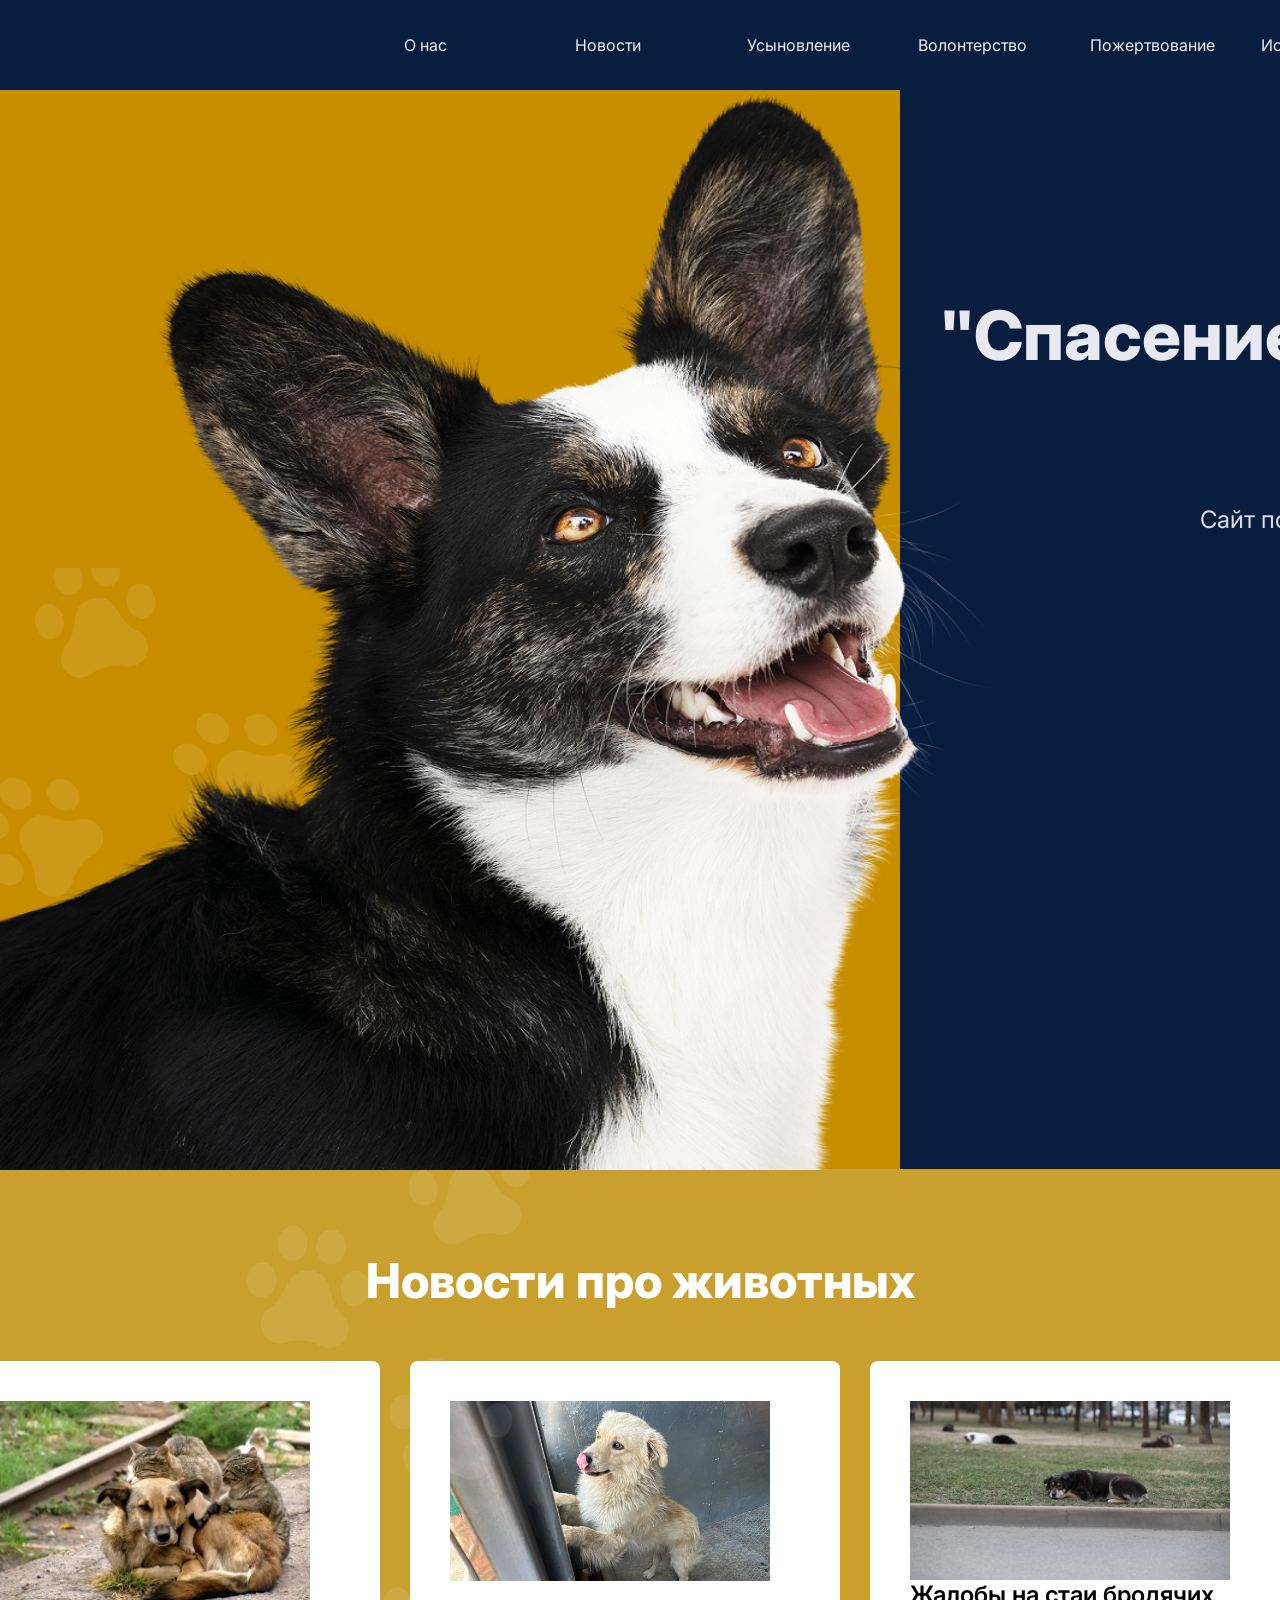
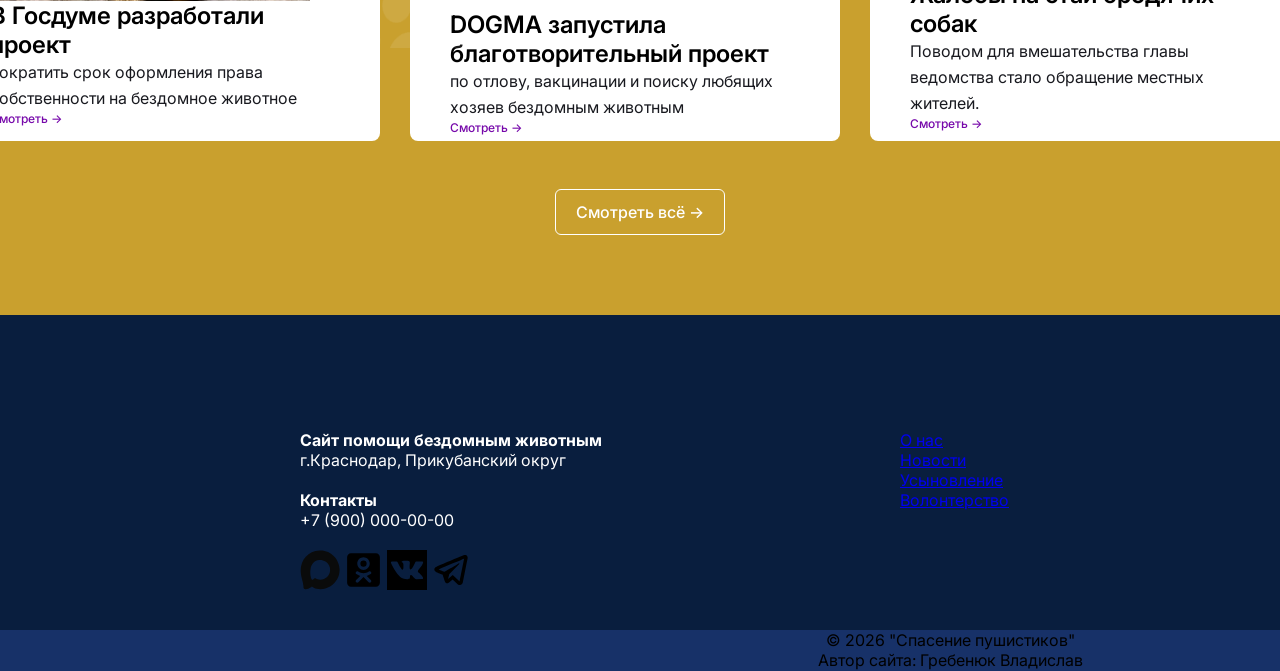
<file: index.html>
<!DOCTYPE html>
<html>
<head>
    <meta charset="UTF-8">
    <meta http-equiv="X-UA-Compatible" content="IE=edge">
    <meta name="viewport" content="width=device-width, initial-scale=1.0">
    <title>"Спасение Пушистиков"</title>
    <link rel="stylesheet" href="style.css">
</head>
<body>
    <header>
        
        <div class="logo"></div>
        <nav class="menu">
            <a href="index1.html">О нас</a>
            <a href="#news">Новости</a>
            
            <a href="index5.html">Усыновление</a>
            <a href="index6.html">Волонтерство</a>
            <a href="index7.html">Пожертвование</a>
            <a href="index8.html">Истории успеха</a>
            <a href="#tel">Контакты</a>
        </nav>
    </header>
  
    <section class="section1">
        <div id=”abzac1” class="text1">
             <h1><br><br>"Спасение Пушистиков"
               
            </h1>
            <p>
                Сайт помощи бездомным животным!
            </p>
            <a href="index1.html">Узнать больше -></a>
            <img class='pattern2' src="image/pattern 2.png">
        
        <img class='dog' src="image/dog.png">
           
        </div>
        
    </section>
    <section id="news" class="section2">
        <h1>
            Новости про животных
        </h1>
        <div class="cards">
            <div class="card">
                <img src="image/vynp.jpg">
                <div>
                    <h2>В Госдуме разработали проект</h2>
                    <p>
                       сократить срок оформления права собственности на бездомное животное
                    </p>
                </div>
                <a href="index2.html"> Смотреть -></a>
            </div>
            <div class="card">
                <img src="image/20251015_фото_собачки_догма_1200.jpg" width="320" height="350">
                <div>
                    <h2><br>DOGMA запустила благотворительный проект</h2>
                    <p>
                        по отлову, вакцинации и поиску любящих хозяев бездомным животным 
                    </p>
                </div>
                <a href="index3.html"> Смотреть -></a>
            </div>
            <div class="card">
                <img src="image/20230309173233_AF3I7391-e1697778369303.jpeg">
                <div>
                    <h2>Жалобы на стаи бродячих собак</h2>
                    <p>
                        Поводом для вмешательства главы ведомства стало обращение местных жителей.
                    </p>
                </div>
                <a href="index4.html"> Смотреть -></a>
            </div>
        </div>
        <a href=""> Смотреть всё -></a>
    </section>
    
</body>
<footer>
    <nav class='one1' id="tel">
        <p><strong>Сайт помощи бездомным животным</strong><br>
        г.Краснодар, Прикубанский округ<br><br>
        <strong>Контакты</strong><br>
        +7 (900) 000-00-00
        </p><br>
        <img width="2.5%"src="svg/max.svg">
        <img width="2.5%" src="svg/ok.svg">
        <img width="2.5%"src="svg/vk.svg">
        <img width="2.5%" src="svg/tg.svg">
    </nav>
    <nav class='one'>
            <a href="index1.html">О нас</a>
            <a href="#news">Новости</a>
            <a href="index5.html">Усыновление</a>
            <a href="index6.html">Волонтерство</a></nav>
          <nav class='two'>  
            <a  href="index7.html">Пожертвование</a>
            <a href="index8.html">История успеха</a>
            <a href="#tel">Контакты</a></nav>
        
         <div class="zagolov">
            <p>© 2026 "Спасение пушистиков"<br>
            Автор сайта: Гребенюк Владислав</p>
         </div>
</footer>
</html>
</file>
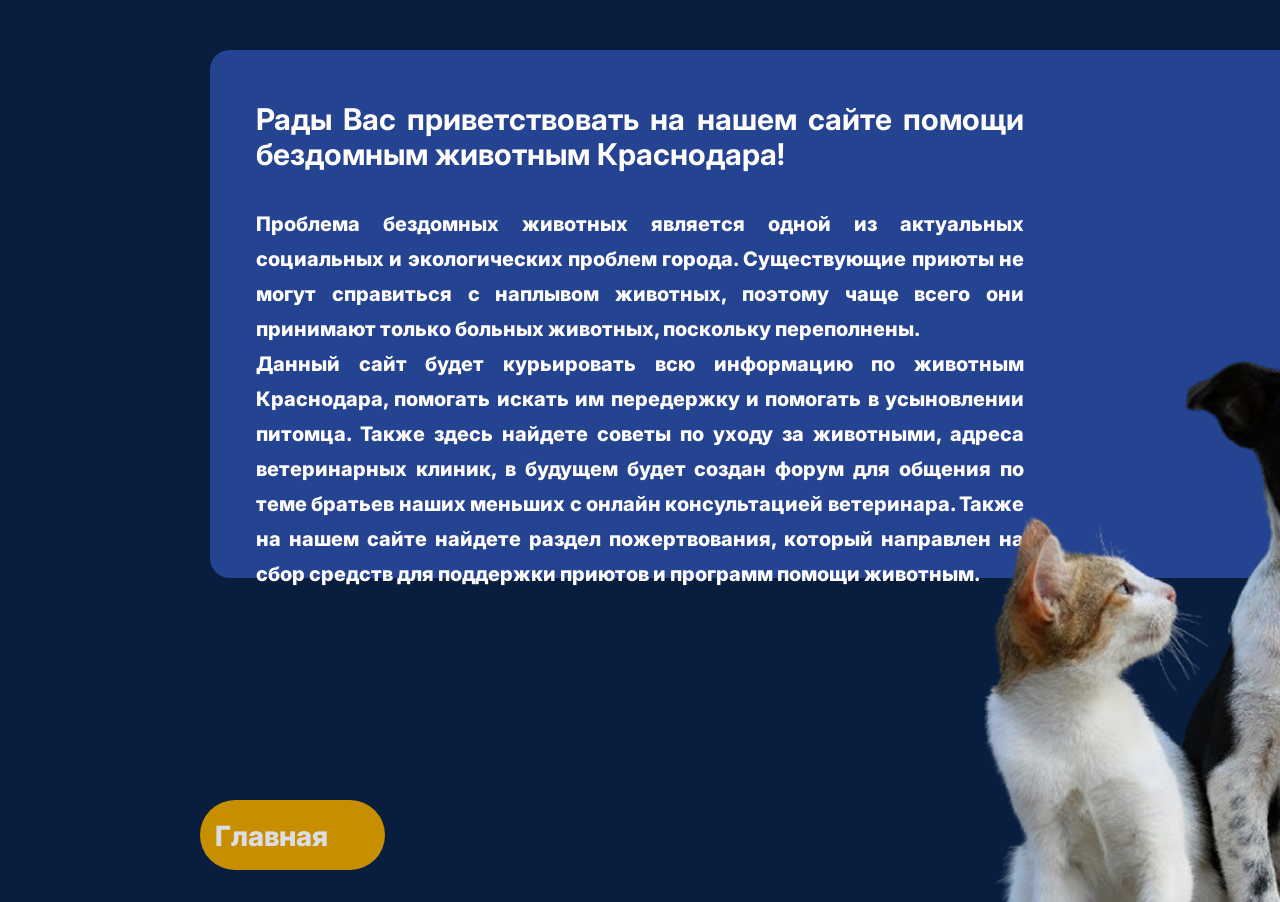
<file: index1.html>
<!DOCTYPE html>
<html>
<head>
    <meta charset="UTF-8">
    <meta http-equiv="X-UA-Compatible" content="IE=edge">
    <meta name="viewport" content="width=device-width, initial-scale=1.0">
    <title>"Спасение Пушистиков"</title>
    <link rel="stylesheet" href="style.css">
</head>
<body>
  
    <div class="ramka"></div>
    <article class="zagolo">
        
    <h1>Рады Вас приветствовать на нашем сайте помощи бездомным животным Краснодара! </h1>
      <br><p> Проблема бездомных животных является одной из актуальных социальных и экологических проблем города. Существующие приюты не могут справиться с наплывом животных, поэтому чаще всего они принимают только больных животных, поскольку переполнены. <br> 
       Данный сайт будет курьировать всю информацию по животным Краснодара, помогать искать им передержку и помогать в усыновлении питомца. Также здесь найдете советы по уходу за животными, адреса ветеринарных клиник, в будущем будет создан форум для общения по теме братьев наших меньших с онлайн консультацией ветеринара. Также на нашем сайте найдете раздел пожертвования, который направлен на сбор средств для поддержки приютов и программ помощи животным.   
    </p>

     <a href="index.html"> Главная</a>
     <img class='dog1' src="image/dog (1).png">
</article>
</body>
</html>
</file>
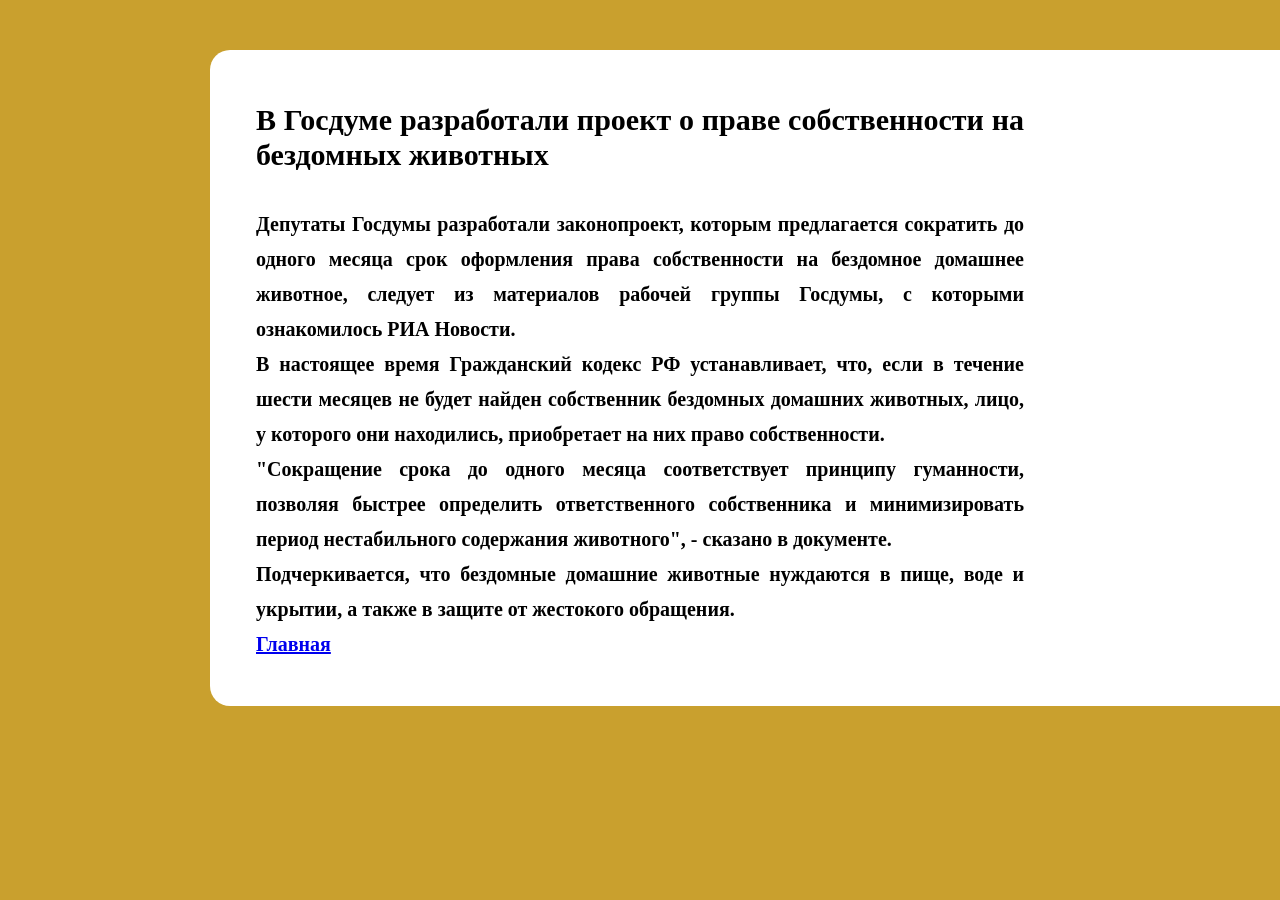
<file: index2.html>
<!DOCTYPE html>
<html>
<head>
    <meta charset="UTF-8">
    <meta http-equiv="X-UA-Compatible" content="IE=edge">
    <meta name="viewport" content="width=device-width, initial-scale=1.0">
    <title>"Спасение Пушистиков"</title>
    <link rel="stylesheet" href="style2.css">
</head>
<body class="body">
    
    <div class="ramka_new"></div>
    <article class="zagolo_new">
        
    <h1>В Госдуме разработали проект о праве собственности на бездомных животных</h1>
      <br><p> Депутаты Госдумы разработали законопроект, которым предлагается сократить до одного месяца срок оформления права собственности на бездомное домашнее животное, следует из материалов рабочей группы Госдумы, с которыми ознакомилось РИА Новости.<br>
В настоящее время Гражданский кодекс РФ устанавливает, что, если в течение шести месяцев не будет найден собственник бездомных домашних животных, лицо, у которого они находились, приобретает на них право собственности.<br>
"Сокращение срока до одного месяца соответствует принципу гуманности, позволяя быстрее определить ответственного собственника и минимизировать период нестабильного содержания животного", - сказано в документе.<br>
Подчеркивается, что бездомные домашние животные нуждаются в пище, воде и укрытии, а также в защите от жестокого обращения. 
</p>

     <a href="index.html"> Главная</a>
    
</article>
</body>
</html>
</file>
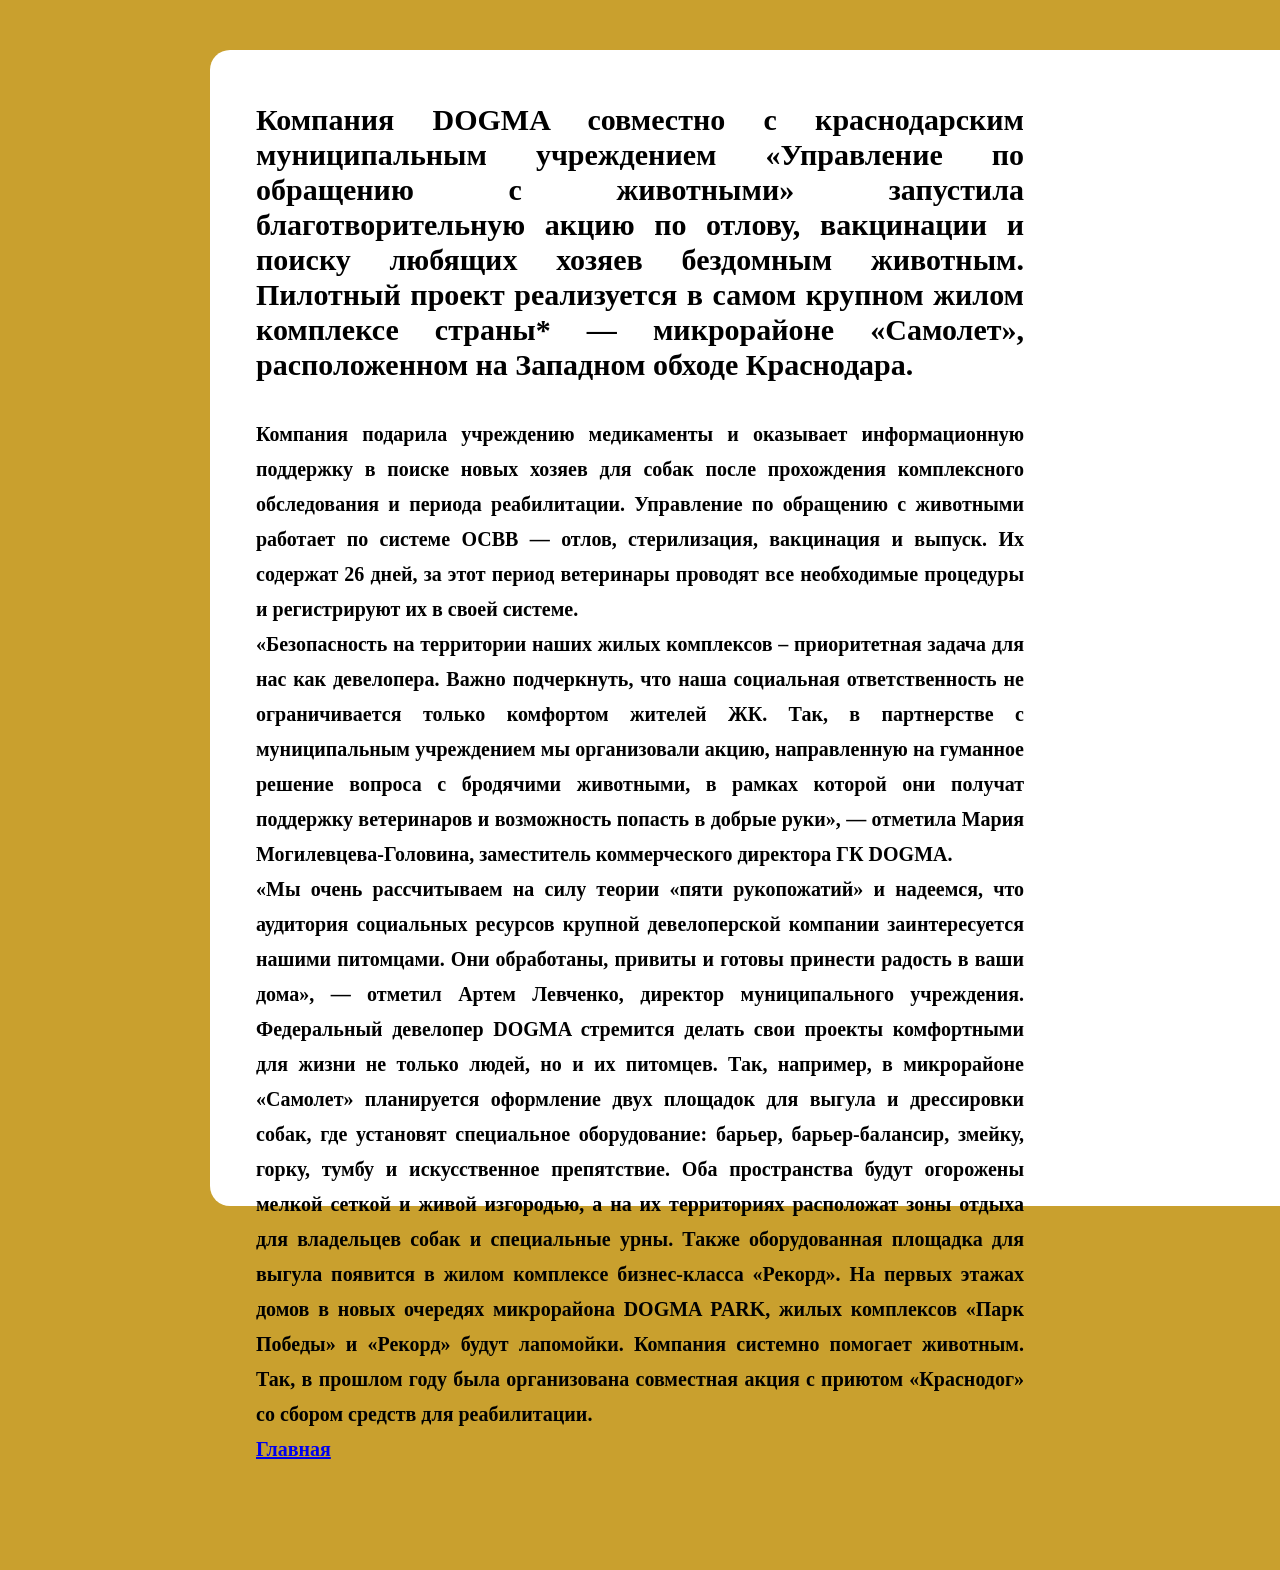
<file: index3.html>
<!DOCTYPE html>
<html>
<head>
    <meta charset="UTF-8">
    <meta http-equiv="X-UA-Compatible" content="IE=edge">
    <meta name="viewport" content="width=device-width, initial-scale=1.0">
    <title>"Спасение Пушистиков"</title>
    <link rel="stylesheet" href="style2.css">
</head>
<body>
 
    <div class="ramka_new1"></div>
    <article class="zagolo_new1">
        
    <h1>Компания DOGMA совместно с краснодарским муниципальным учреждением «Управление по обращению с животными» запустила благотворительную акцию по отлову, вакцинации и поиску любящих хозяев бездомным животным. Пилотный проект реализуется в самом крупном жилом комплексе страны* — микрорайоне «Самолет», расположенном на Западном обходе Краснодара.</h1>
      <br><p>Компания подарила учреждению медикаменты и оказывает информационную поддержку в поиске новых хозяев для собак после прохождения комплексного обследования и периода реабилитации. Управление по обращению с животными работает по системе ОСВВ — отлов, стерилизация, вакцинация и выпуск. Их содержат 26 дней, за этот период ветеринары проводят все необходимые процедуры и регистрируют их в своей системе.

<br>«Безопасность на территории наших жилых комплексов – приоритетная задача для нас как девелопера. Важно подчеркнуть, что наша социальная ответственность не ограничивается только комфортом жителей ЖК. Так, в партнерстве с муниципальным учреждением мы организовали акцию, направленную на гуманное решение вопроса с бродячими животными, в рамках которой они получат поддержку ветеринаров и возможность попасть в добрые руки», — отметила Мария Могилевцева-Головина, заместитель коммерческого директора ГК DOGMA.

<br>«Мы очень рассчитываем на силу теории «пяти рукопожатий» и надеемся, что аудитория социальных ресурсов крупной девелоперской компании заинтересуется нашими питомцами. Они обработаны, привиты и готовы принести радость в ваши дома», — отметил Артем Левченко, директор муниципального учреждения.

Федеральный девелопер DOGMA стремится делать свои проекты комфортными для жизни не только людей, но и их питомцев. Так, например, в микрорайоне «Самолет» планируется оформление двух площадок для выгула и дрессировки собак, где установят специальное оборудование: барьер, барьер-балансир, змейку, горку, тумбу и искусственное препятствие. Оба пространства будут огорожены мелкой сеткой и живой изгородью, а на их территориях расположат зоны отдыха для владельцев собак и специальные урны. Также оборудованная площадка для выгула появится в жилом комплексе бизнес-класса «Рекорд». На первых этажах домов в новых очередях микрорайона DOGMA PARK, жилых комплексов «Парк Победы» и «Рекорд» будут лапомойки. Компания системно помогает животным. Так, в прошлом году была организована совместная акция с приютом «Краснодог» со сбором средств для реабилитации.</p>

     <a href="index.html"> Главная</a>
    
</article>
</body>
</html>
</file>
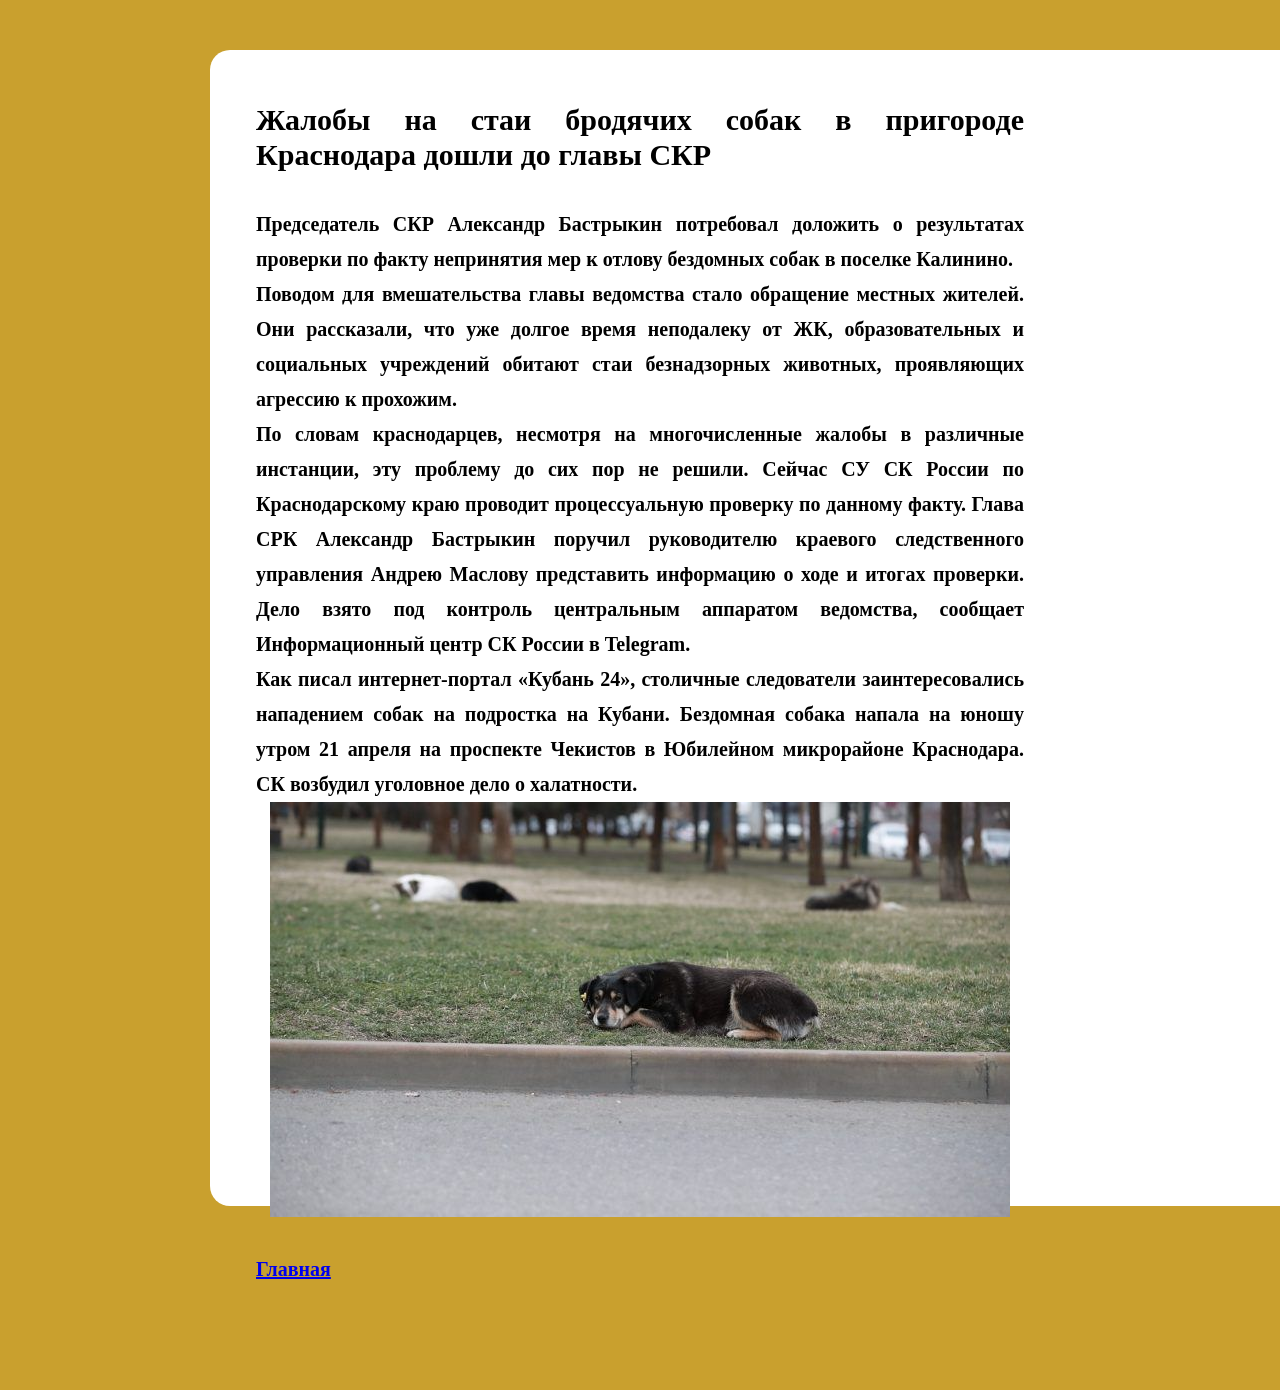
<file: index4.html>
<!DOCTYPE html>
<html>
<head>
    <meta charset="UTF-8">
    <meta http-equiv="X-UA-Compatible" content="IE=edge">
    <meta name="viewport" content="width=device-width, initial-scale=1.0">
    <title>"Спасение Пушистиков"</title>
    <link rel="stylesheet" href="style2.css">
</head>
<body>
   
    <div class="ramka_new1"></div>
    <article class="zagolo_new1">
        
    <h1> Жалобы на стаи бродячих собак в пригороде Краснодара дошли до главы СКР</h1>
      <br><p>Председатель СКР Александр Бастрыкин потребовал доложить о результатах проверки по факту непринятия мер к отлову бездомных собак в поселке Калинино.<br>
Поводом для вмешательства главы ведомства стало обращение местных жителей. Они рассказали, что уже долгое время неподалеку от ЖК, образовательных и социальных учреждений обитают стаи безнадзорных животных, проявляющих агрессию к прохожим.<br>
По словам краснодарцев, несмотря на многочисленные жалобы в различные инстанции, эту проблему до сих пор не решили. Сейчас СУ СК России по Краснодарскому краю проводит процессуальную проверку по данному факту.

Глава СРК Александр Бастрыкин поручил руководителю краевого следственного управления Андрею Маслову представить информацию о ходе и итогах проверки. Дело взято под контроль центральным аппаратом ведомства, сообщает Информационный центр СК России в Telegram.<br>
Как писал интернет-портал «Кубань 24», столичные следователи заинтересовались нападением собак на подростка на Кубани. Бездомная собака напала на юношу утром 21 апреля на проспекте Чекистов в Юбилейном микрорайоне Краснодара. СК возбудил уголовное дело о халатности.
</p>
<img class="sob" src="image/20230309173233_AF3I7391-e1697778369303.jpeg">
     <br><a href="index.html"> Главная</a>
    
</article>
</body>
</html>
</file>
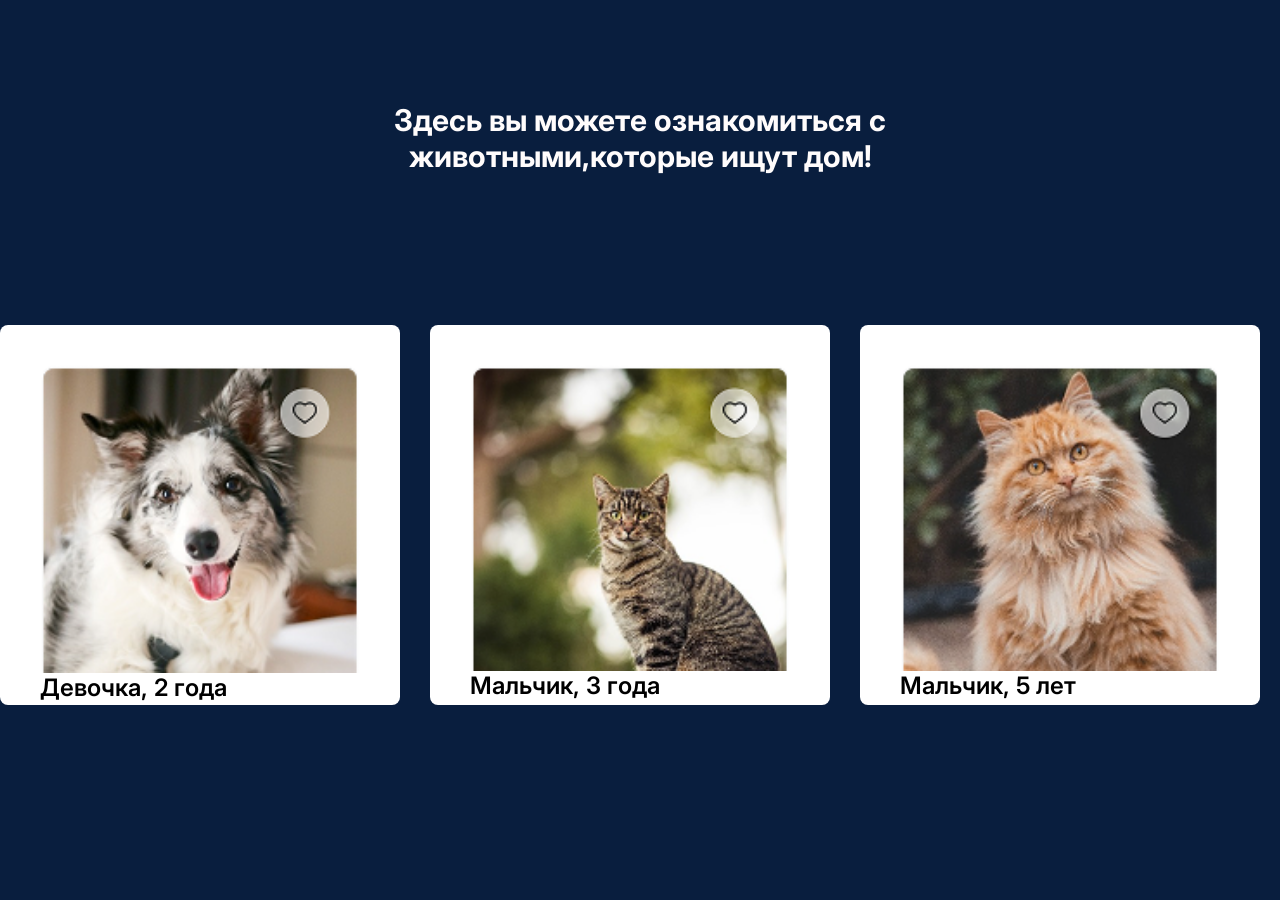
<file: index5.html>
<!DOCTYPE html>
<html>
<head>
    <meta charset="UTF-8">
    <meta http-equiv="X-UA-Compatible" content="IE=edge">
    <meta name="viewport" content="width=device-width, initial-scale=1.0">
    <title>"Спасение Пушистиков"</title>
    <link rel="stylesheet" href="style.css">
</head>
<body> 
    <article class="zagolo1">
    <h1 >Здесь вы можете ознакомиться с животными,которые ищут дом!
               
            </h1></article>
<div class="cards">
            <div class="card">
                <img src="image/Pet Card.png">
                <div>
                    <h2>Девочка, 2 года</h2>
                </div>
                </div>
                <div class="card">
                <img src="image/Pet Card-2.png">
                <div>
                    <h2>Мальчик, 3 года</h2>
                </div>
                </div>
                <div class="card">
                <img src="image/Pet Card-3.png">
                <div>
                    <h2>Мальчик, 5 лет</h2>
                </div>
                </div>
                <div class="card">
                <img src="image/Pet Card-4.png">
                <div>
                    <h2>Мальчик, 1 год</h2>
                </div>
                </div>
                
                
</body>
</html>
</file>
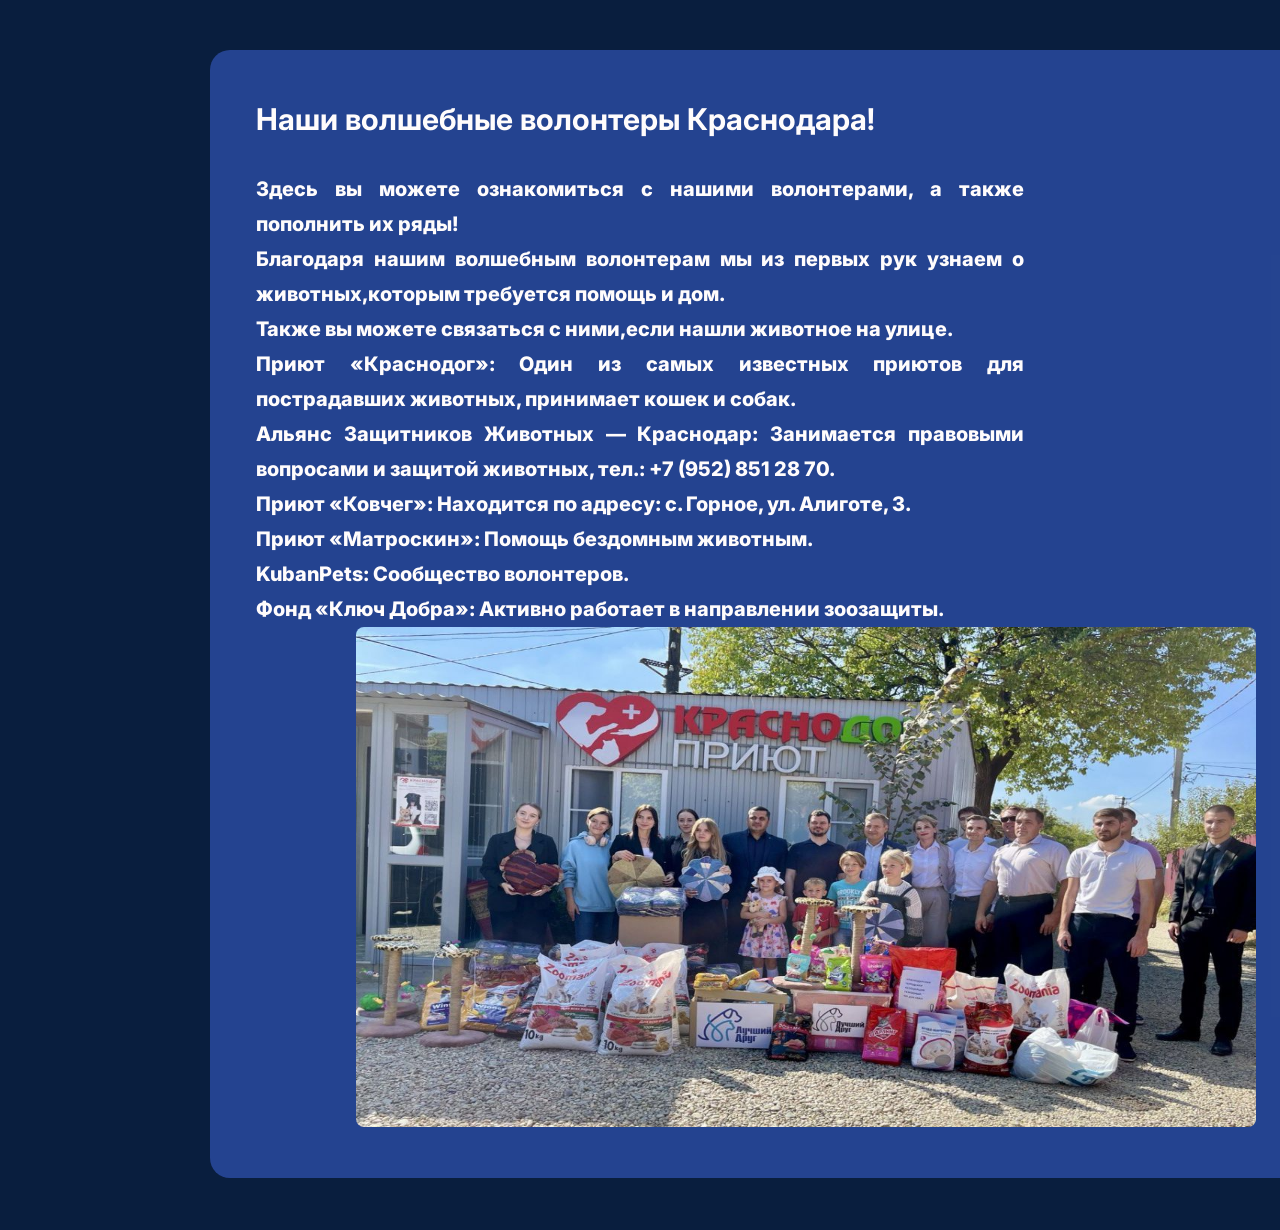
<file: index6.html>
<!DOCTYPE html>
<html>
<head>
    <meta charset="UTF-8">
    <meta http-equiv="X-UA-Compatible" content="IE=edge">
    <meta name="viewport" content="width=device-width, initial-scale=1.0">
    <title>"Спасение Пушистиков"</title>
    <link rel="stylesheet" href="style.css">
</head>
<body>
  
    <div class="ramka1"></div>
    <article class="zagolo">
        
    <h1>Наши волшебные волонтеры Краснодара! </h1>
      <br><p> Здесь вы можете ознакомиться с нашими волонтерами, а также пополнить их ряды!<br>
    Благодаря нашим волшебным волонтерам мы из первых рук узнаем о животных,которым требуется помощь и дом.<br>
    Также вы можете связаться с ними,если нашли животное на улице. 
 <br>Приют «Краснодог»: Один из самых известных приютов для пострадавших животных, принимает кошек и собак.
 <br>Альянс Защитников Животных — Краснодар: Занимается правовыми вопросами и защитой животных, тел.: +7 (952) 851 28 70.
 <br>Приют «Ковчег»: Находится по адресу: с. Горное, ул. Алиготе, 3.
 <br>Приют «Матроскин»: Помощь бездомным животным.
 <br>KubanPets: Сообщество волонтеров.
 <br>Фонд «Ключ Добра»: Активно работает в направлении зоозащиты.

</p>

    
    <img class='vol' align="center" width="900" height="500" src="image/rAjkpjDTjsoIeEYOji6I.jpg">
</article>


</body>
</html>
</file>
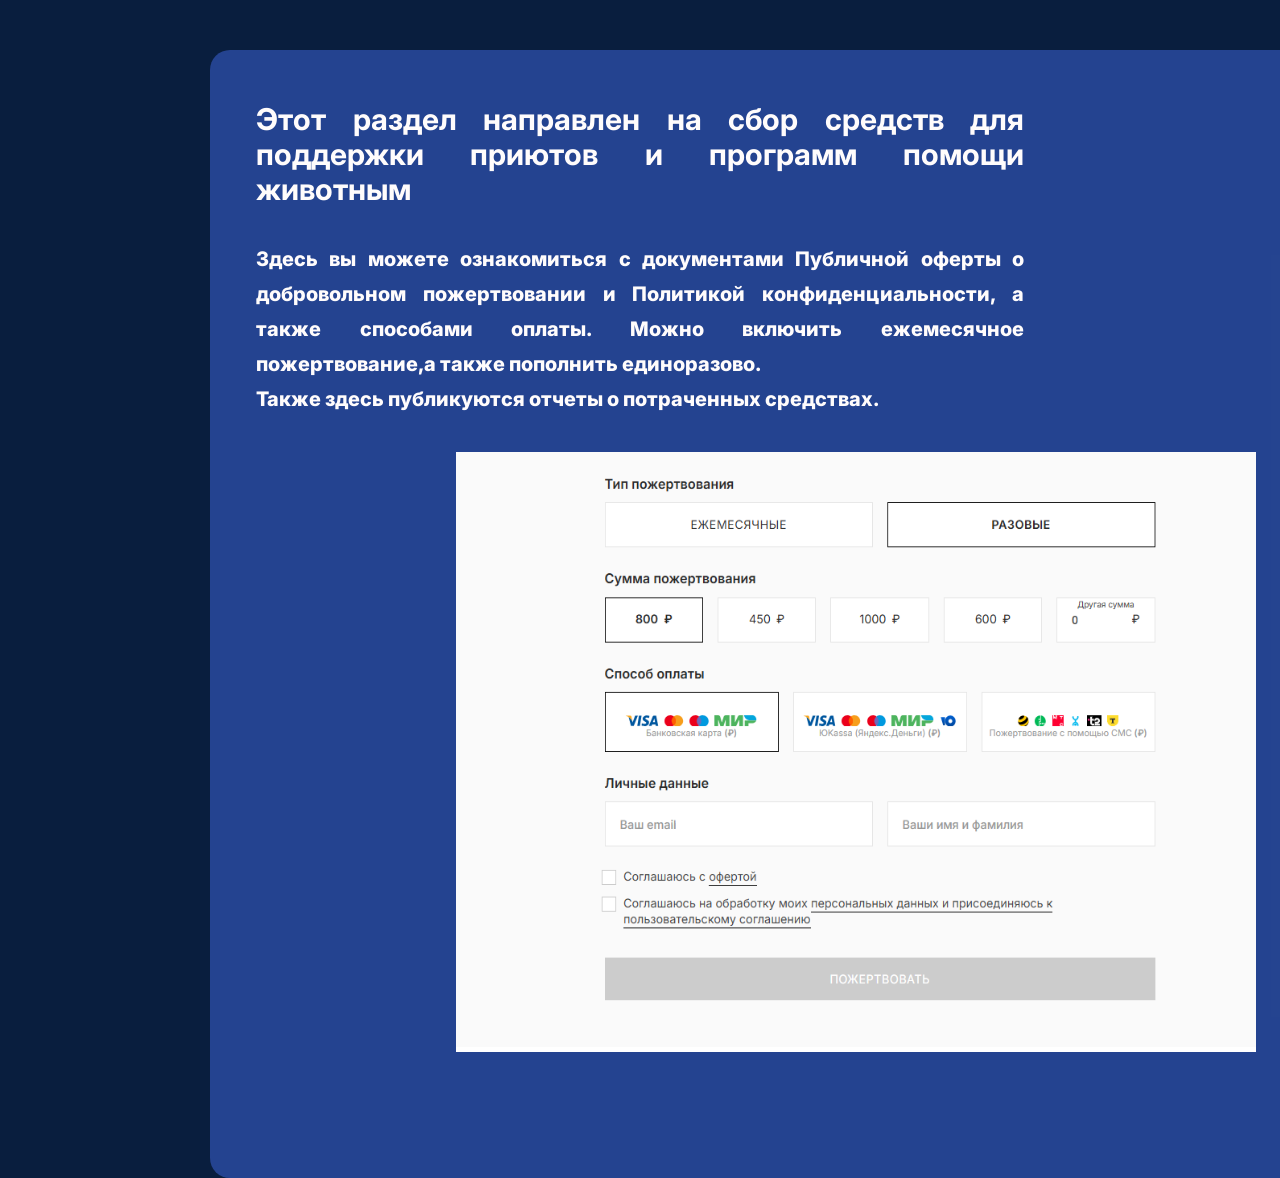
<file: index7.html>
<!DOCTYPE html>
<html>
<head>
    <meta charset="UTF-8">
    <meta http-equiv="X-UA-Compatible" content="IE=edge">
    <meta name="viewport" content="width=device-width, initial-scale=1.0">
    <title>"Спасение Пушистиков"</title>
    <link rel="stylesheet" href="style.css">
</head>
<body>
   
    <div class="ramka1"></div>
    <article class="zagolo">
        
    <h1>Этот раздел направлен на сбор средств для поддержки приютов и программ помощи животным</h1>
      <br><p>Здесь вы можете ознакомиться с документами Публичной оферты о добровольном пожертвовании и Политикой конфиденциальности, а также способами оплаты. Можно включить ежемесячное пожертвование,а также пополнить единоразово.
        <br> Также здесь публикуются отчеты о потраченных средствах. 
      </p>

    
   <br> <img class='vol1' align="center" width="800" height="600" src="image/2026-03-20_02-13-51.png">
</article>


</body>
</html>
</file>
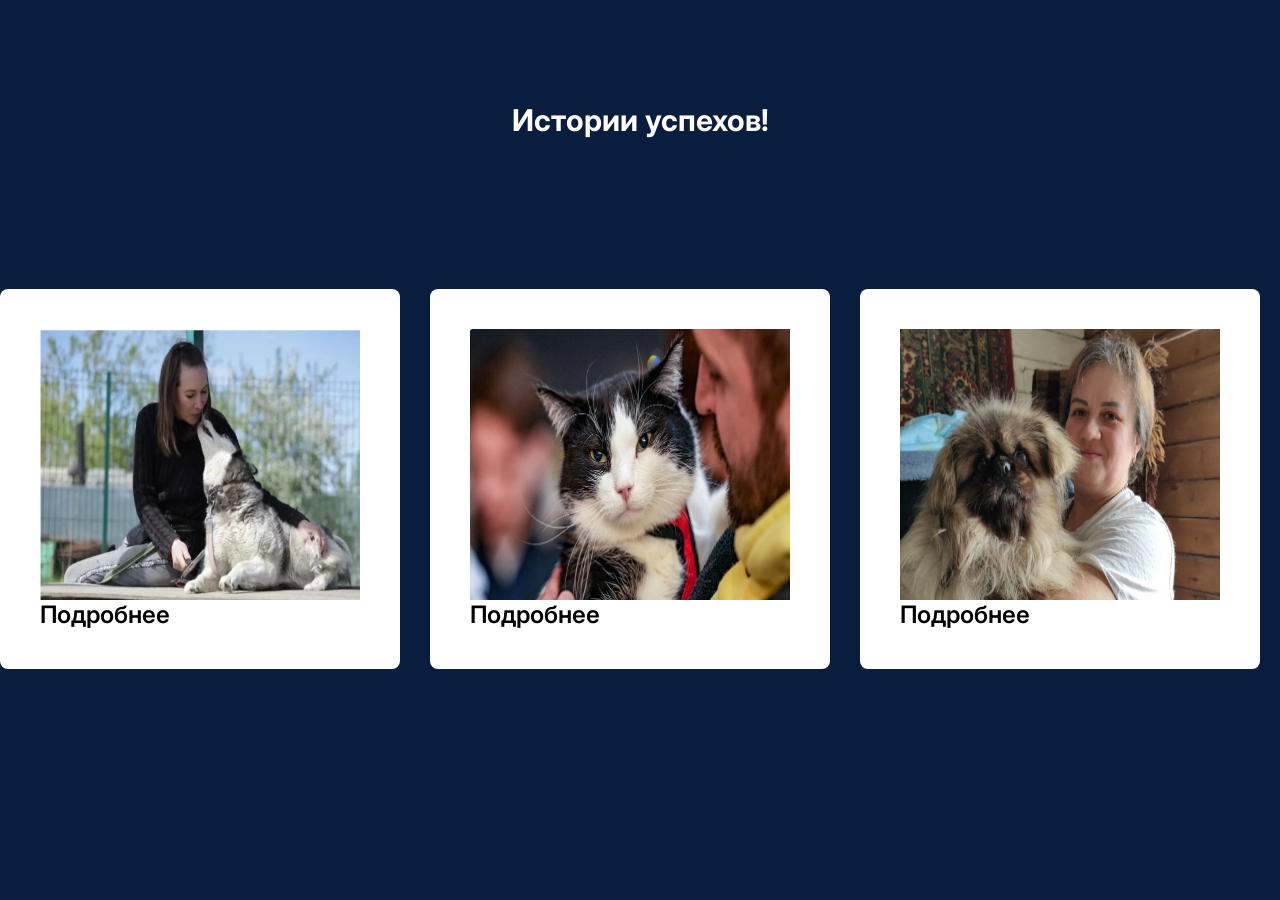
<file: index8.html>
<!DOCTYPE html>
<html>
<head>
    <meta charset="UTF-8">
    <meta http-equiv="X-UA-Compatible" content="IE=edge">
    <meta name="viewport" content="width=device-width, initial-scale=1.0">
    <title>"Спасение Пушистиков"</title>
    <link rel="stylesheet" href="style.css">
</head>
<body> 
    <article class="zagolo1">
    <h1 >Истории успехов!
               
            </h1></article>
<div class="cards">
            <div class="card">
                <img src="image/2026-03-20_02-33-56.png">
                <div>
                    <h2>Подробнее</h2>
                </div>
                </div>
                <div class="card">
                <img src="image/2026-03-20_02-34-43.png">
                <div>
                    <h2>Подробнее</h2>
                </div>
                </div>
                <div class="card">
                <img src="image/nadezhda_263.jpg">
                <div>
                    <h2>Подробнее</h2>
                </div>
                </div>
                <div class="card">
                <img src="image/2026-03-20_02-37-17.png">
                <div>
                    <h2>Подробнее</h2>
                </div>
                </div>
                
                
</body>
</html>
</file>
<file: style.css>
@import url('https://fonts.googleapis.com/css2?family=Inter:wght@100;200;300;400;500;600;700;800;900&family=Pacifico&display=swap');

*{
    margin:0;
    
    
}
body{
    background-color: #091E3E;
    font-family: 'Inter';
    overflow-x: hidden;
}

/*оформление шапки сайта*/
header{
    padding: 10px 30%;


}
header>*{
    display: flex;
    justify-content: flex-end; 

    width:1200px;
    
}
header a{ 
    
    width: 735px;
    text-decoration: none;
    margin: 20px;
    line-height: 30px;
    color: #edeef3;
   position: relative;
}
.logo{
    font-family: 'Pacifico';
    font-size: 10px;
}


.dog{
position: absolute;
padding-top: 0px;
width: 1135px;
height: 1080px;

top: 0px;

 
}
.dog1{


position: absolute;
left: 75%;
right: 50%;
top: 40%;
bottom: 0%;


transform: matrix(-1, 0, 0, 1, 0, 0);

 
}
.ramka{
background-color: rgba(65, 105, 225, 0.5);
padding: 5% 20%;
margin-left: 210px;
margin-top: 50px;
width: 700px;
    height: 400px;
    border-radius: 20px;
    position: absolute;
}
.zagolo{
    padding: 8% 20%;
    color: #fffcfc;
    font-weight: 800;
    font-size: 20px;
    text-align: justify;
    line-height: 35px;
    position: relative;
}
.zagolo1{
    padding: 8% 20%;
    color: #fffcfc;
    font-weight: 800;
    font-size: 20px;
    text-align: center;
    
    position: relative;
}
.zagolo a{
    position: absolute;
width: 170px;
height: 50px;
left: 200px;
top: 800px;
font-size: 28px;
font-weight: 800;
text-decoration: none;
padding-left: 15px;
padding-top: 20px;
line-height: 32px;
color: #dcdde4;
background: #C78E00;
border-radius: 40px;
}


.section1{
    position: relative;
   
width: 900px;
height: 1079px;
left: 0px;
background: #C78E00; 

}
 

.text1 h1{
    
    font-weight: 800;
    font-size: 68px;
    line-height: 98px;
    color: #e8e9f0;
    width: 1800px;
    margin-left: 940px;
    margin-top: 0px;
}
.text1 p{
    font-size: 24px;
    line-height: 32px;
    color: #dcdde4;
    margin-top: 120px;
    width: 1000px;
    margin-left: 1200px;
    margin-bottom: 32px;
}
.text1 a{
  position: absolute;
width: 250px;
height: 50px;
left: 1500px;
top: 800px;
font-size: 28px;
font-weight: 800;
text-decoration: none;
padding-left: 20px;
padding-top: 20px;
line-height: 32px;
color: #dcdde4;
background: #C78E00;
border-radius: 40px;
}
/* Rectangle 3 */


/*оформление секции 2*/
.section2{
    background-color: #c9a02e;
    display:flex;
    flex-direction: column;
    align-items: center;
    justify-content: space-between;
    padding:80px 0;
}
.section2>h1{
    font-weight: 800;
    font-size: 48px;
    line-height: 64px;
    text-align: center;
    color: #FFFFFF;
}
.cards{
    display: flex;
    margin:48px 0;
}
.card{
    display:flex;
    flex-direction: column;
    justify-content: space-between;
    height: 300px;
    width:350px;
    border-radius: 8px;
    background-color: white;
    padding:40px;
    margin-right: 30px;
}
.card img{
    width:320px;
    height:320px;
}

.card h2{
    font-weight: 600;
    font-size: 24px;
}
.card p{
    font-size: 16px;
    line-height: 26px;
    color: #18191F;
}
.card a{
    text-decoration: none;
    font-weight: 500;
    font-size: 12px;
    color: #7608AA;
}

.vol{
   border-radius: 8px;
   margin-left: 100px;
   
}
.vol1{
  
   margin-left: 200px;
}
.ramka1{
background-color: rgba(65, 105, 225, 0.5);
padding: 5% 20%;
margin-left: 210px;
margin-top: 50px;
width: 700px;
    height: 1000px;
    border-radius: 20px;
    position: absolute;
}



.section2>a{
    text-decoration: none;
    font-weight: 500;
    font-size: 16px;
    color:white;
    border:1px solid white;
    padding:12px 20px;
    border-radius:6px;
}
/* Footer */
footer{
position: absolute;
width: 1900px;
height: 200px;

top: 1980px;


}
/* 1 */
.one {
position: absolute;
width: 96px;
height: 171px;
left: 900px;
top: 50px;
color:white;
}

/* 2 */
.two{
position: absolute;
width: 196px;
height: 171px;
left: 1300px;
top: 50px;
color:white;
}

.one1{
position: absolute;
left: 300px;

top: 50px;
bottom: 0.66%;
 color:white;


}

.zagolov{

position: relative;
text-align:center;
width: 1900px;
height: 41px;

top: 250px;

background-color: rgba(56, 92, 201, 0.3);
}


/* телефоны горизонтально */
@media (max-width: 767px) {
	span{ font-size: 20px; }
	input{ max-width: 100px; }
	header,article{
		flex-direction: column;
		align-items: center;
	}
	.card{ 
		width: 50%; 
		padding-bottom: 10px; 
	}
}
/* телефоны вертикально */
@media (max-width: 480px) {
	header{ flex-direction: column; }
	nav{ margin-right:0; }
	li{ margin-right: 5px; }
	.card{ width: 70%; }
	.group{
		flex-direction: column;
		padding-left:5px;
	}
}
</file>
<file: style2.css>
*{
    margin:0;
    
    
}
body{
    background-color: #c9a02e;
    font-family: 'Inter';
    overflow-x: hidden;
}
.pattern2{
position: absolute;
width: 1380px;
height: 920px;
left: 659px;
top: -131px;

transform: rotate(-30.29deg);

}



.ramka{
background-color: rgba(65, 105, 225, 0.5);
padding: 5% 20%;
margin-left: 210px;
margin-top: 50px;
width: 700px;
    height: 400px;
    border-radius: 20px;
    position: absolute;
}
.ramka_new{
background-color: rgba(255, 255, 255);
padding: 10% 20%;
margin-left: 210px;
margin-top: 50px;
width: 700px;
    height: 400px;
    border-radius: 20px;
    position: absolute;
}
.ramka_new1{
background-color: rgb(255, 255, 255);
padding: 10% 20%;
margin-left: 210px;
margin-top: 50px;
width: 700px;
    height: 900px;
    border-radius: 20px;
    position: absolute;
}
.zagolo{
    padding: 8% 20%;
    color: #fffcfc;
    font-weight: 800;
    font-size: 20px;
    text-align: justify;
    line-height: 35px;
    position: relative;
    
}
.zagolo_new{
    padding: 8% 20%;
    color: #000000;
    font-weight: 800;
    font-size: 20px;
    text-align: justify;
    line-height: 35px;
    position: relative;
    
}
.zagolo_new1{
    padding: 8% 20%;
    color: #000000;
    font-weight: 800;
    font-size: 20px;
    text-align: justify;
    line-height: 35px;
    position: relative;
    
}
.zagolo a{
    position: absolute;
width: 170px;
height: 50px;
left: 200px;
top: 800px;
font-size: 28px;
font-weight: 800;
text-decoration: none;
padding-left: 15px;
padding-top: 20px;
line-height: 32px;
color: #dcdde4;
background: #C78E00;
border-radius: 40px;
}
.sob{
    margin:0px auto 0px auto;
     display:block
}
</file>
